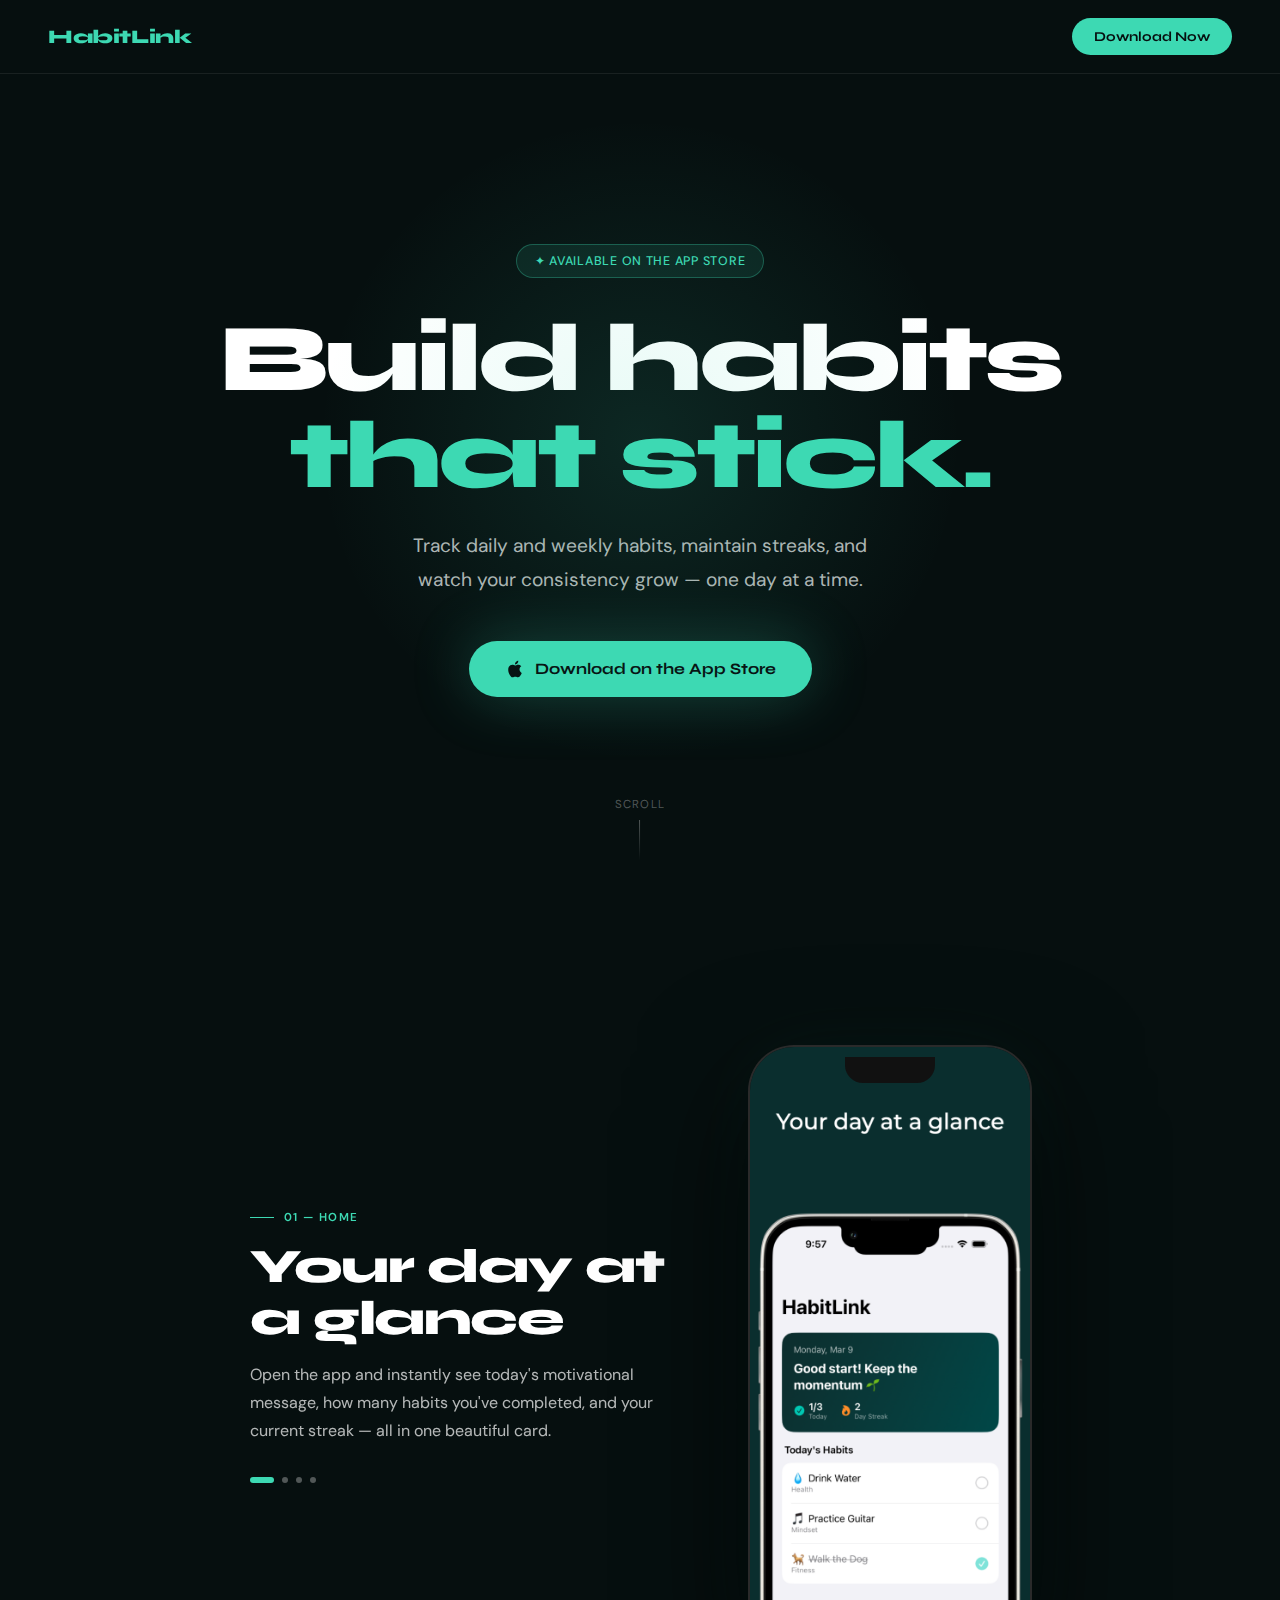
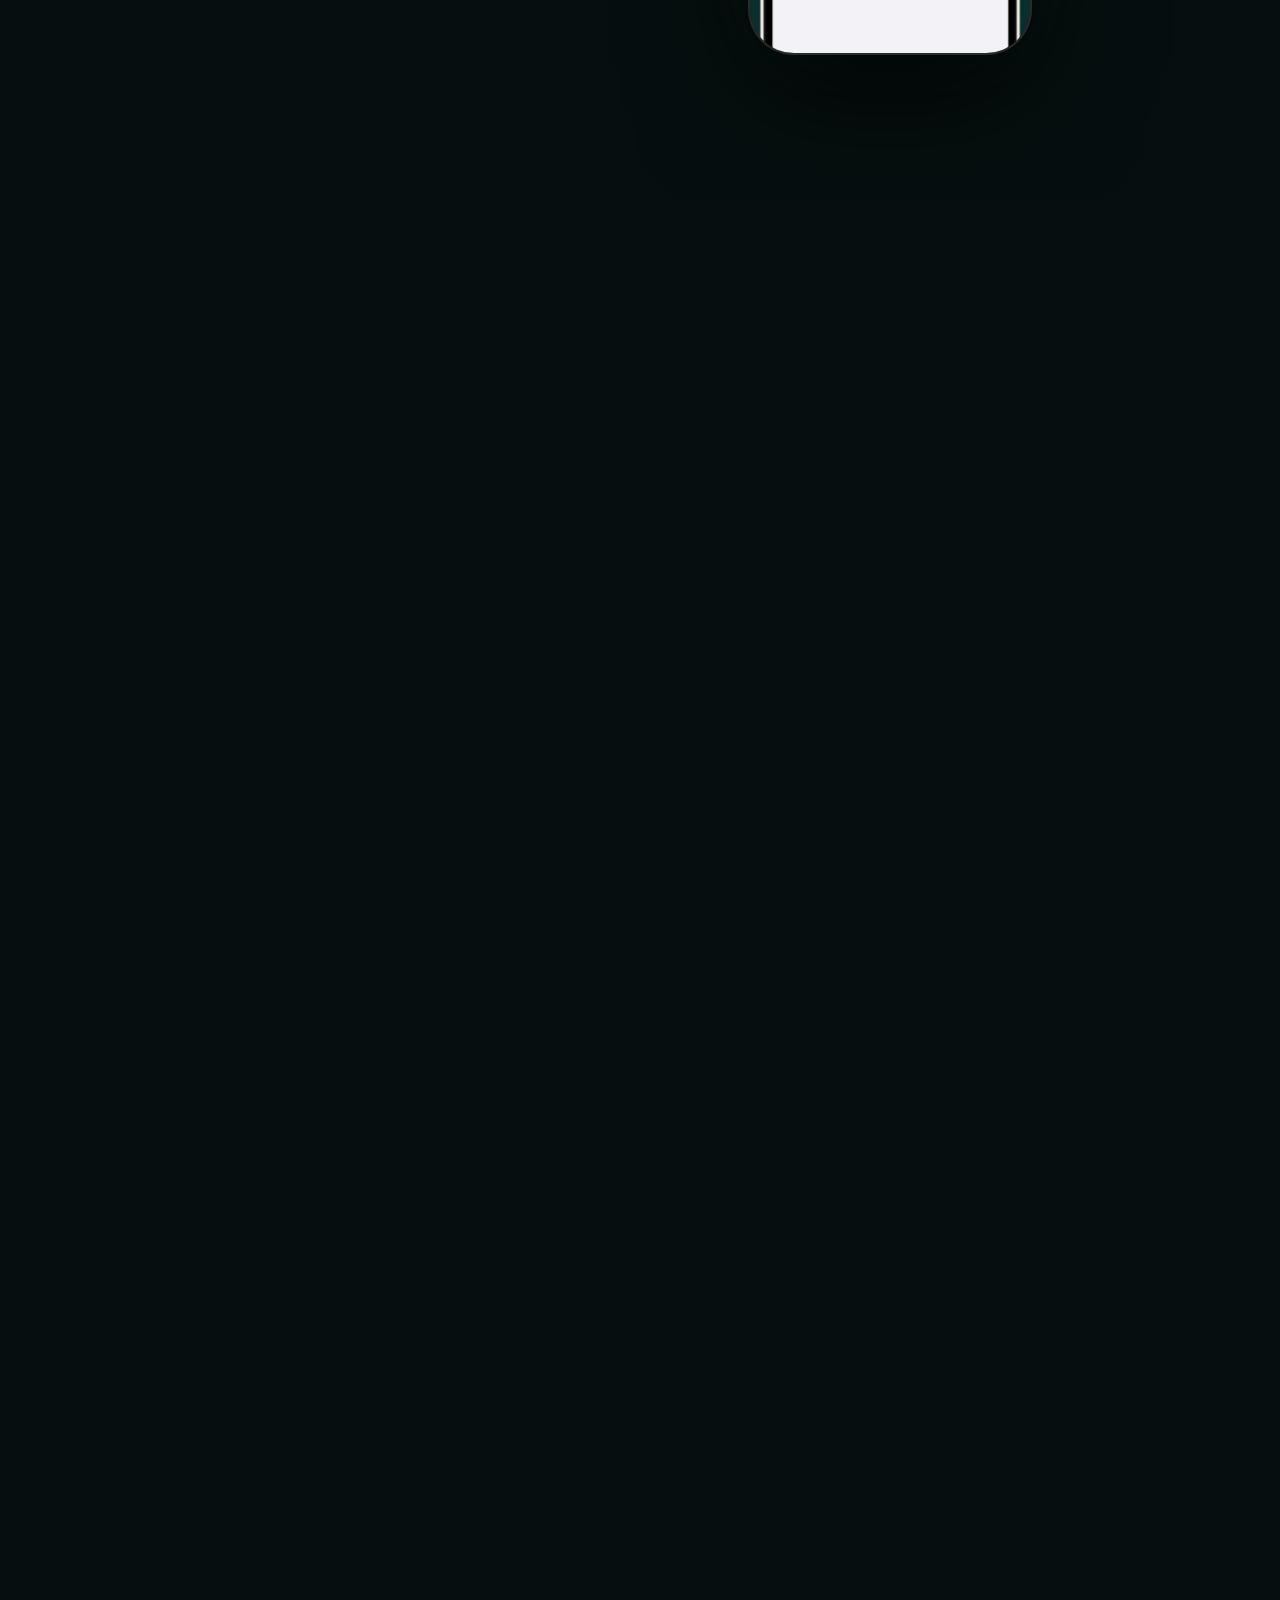
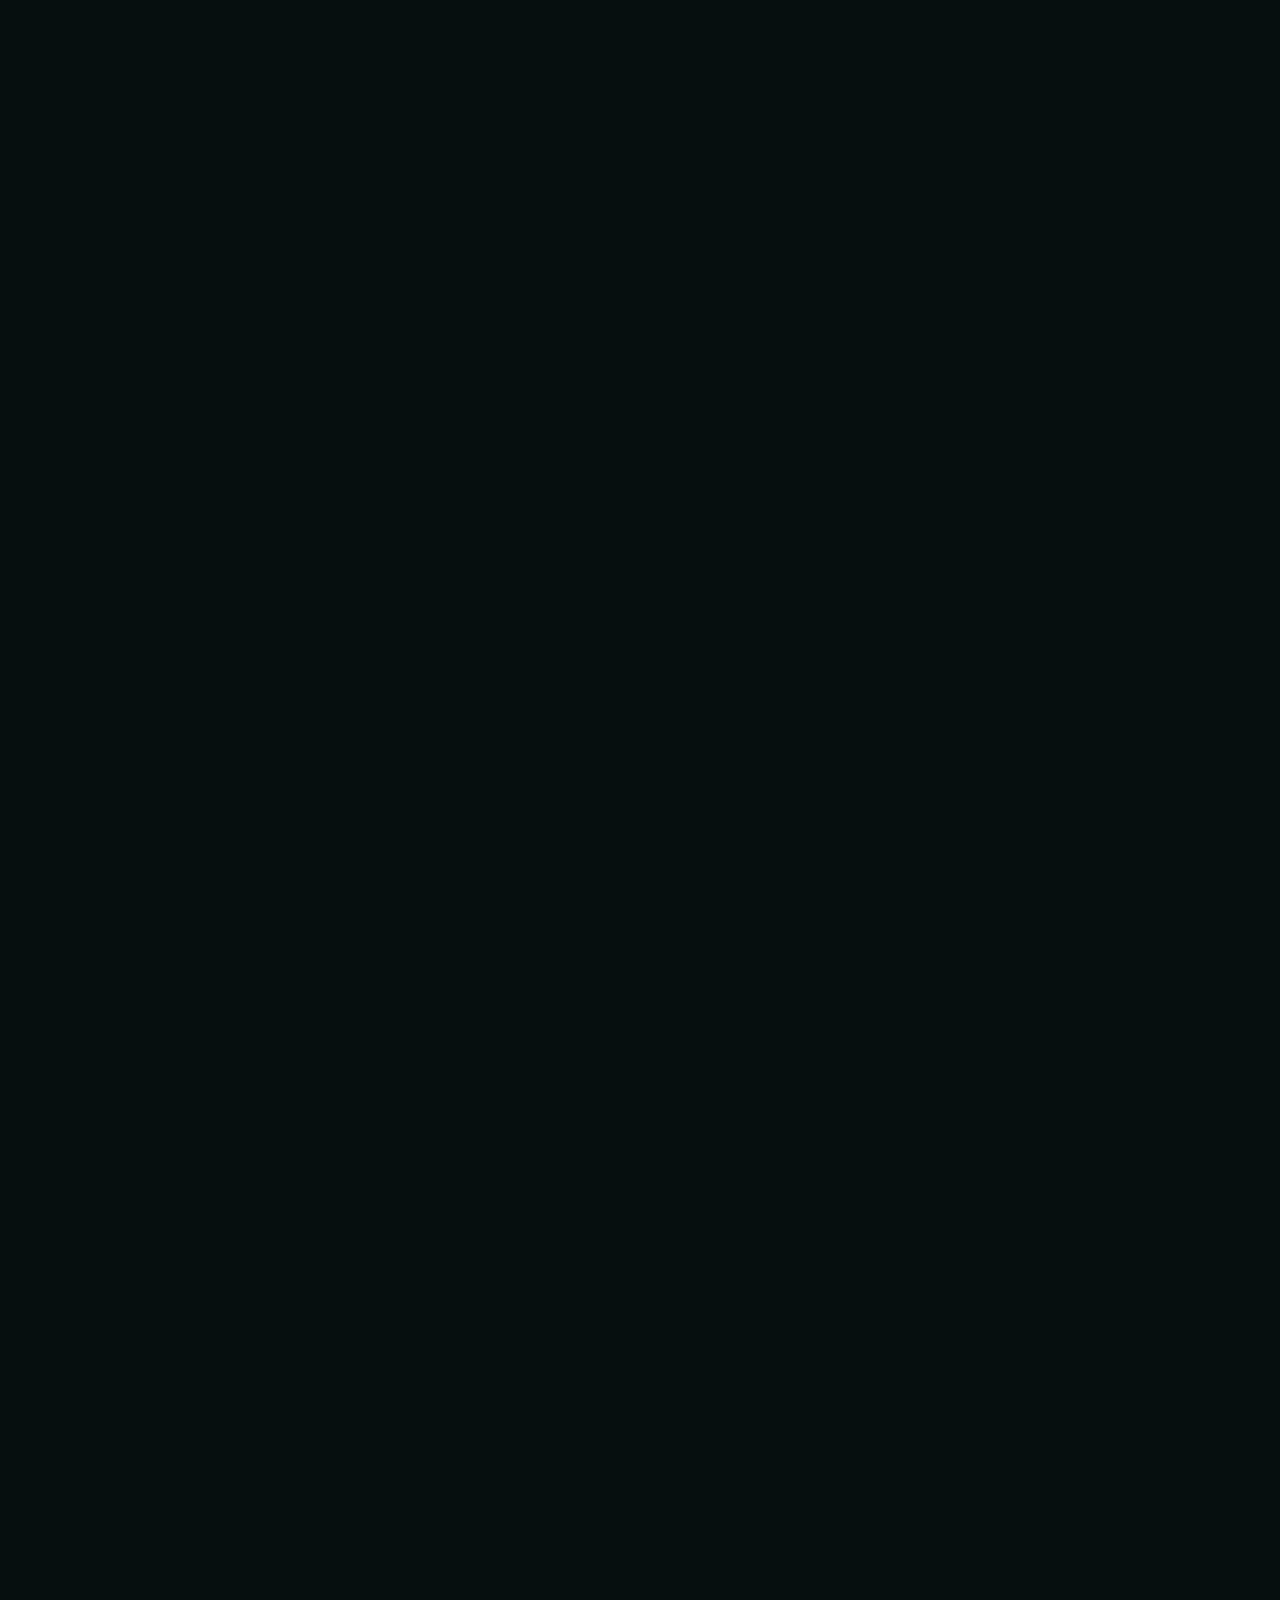
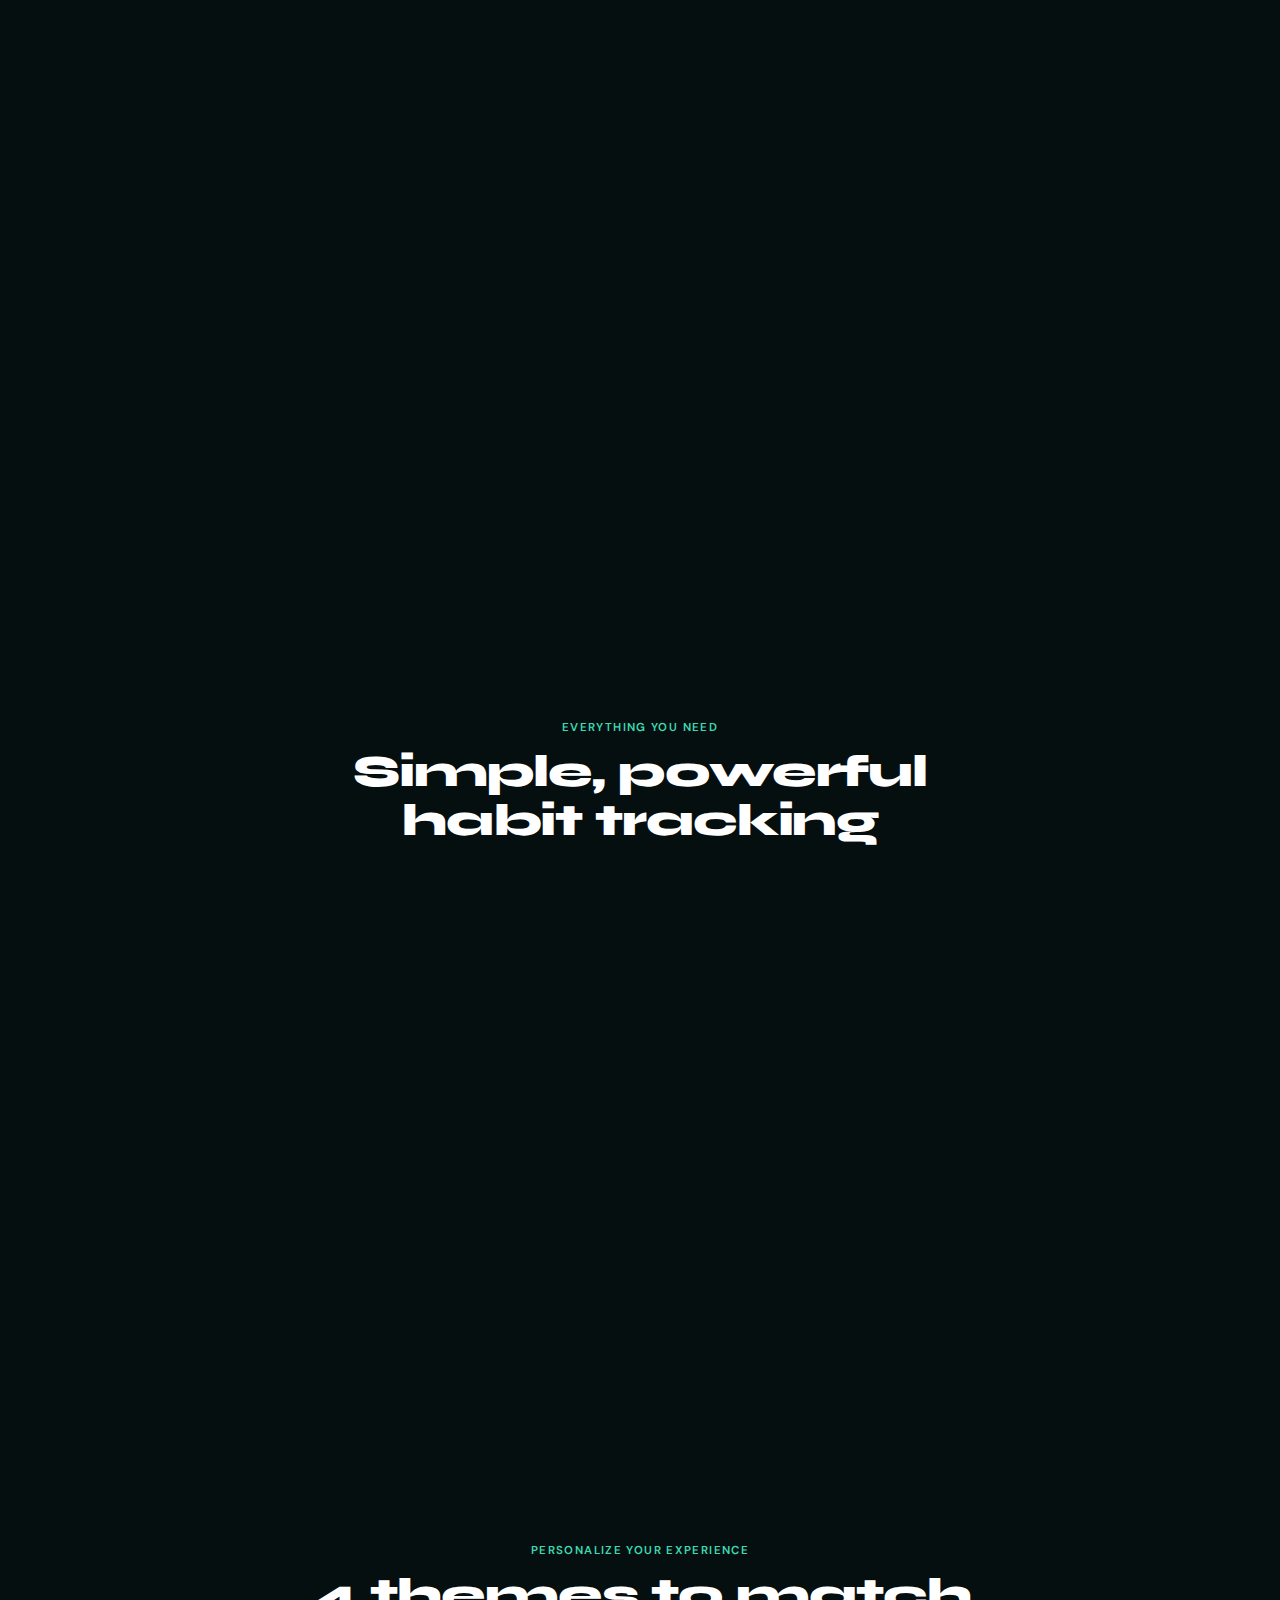
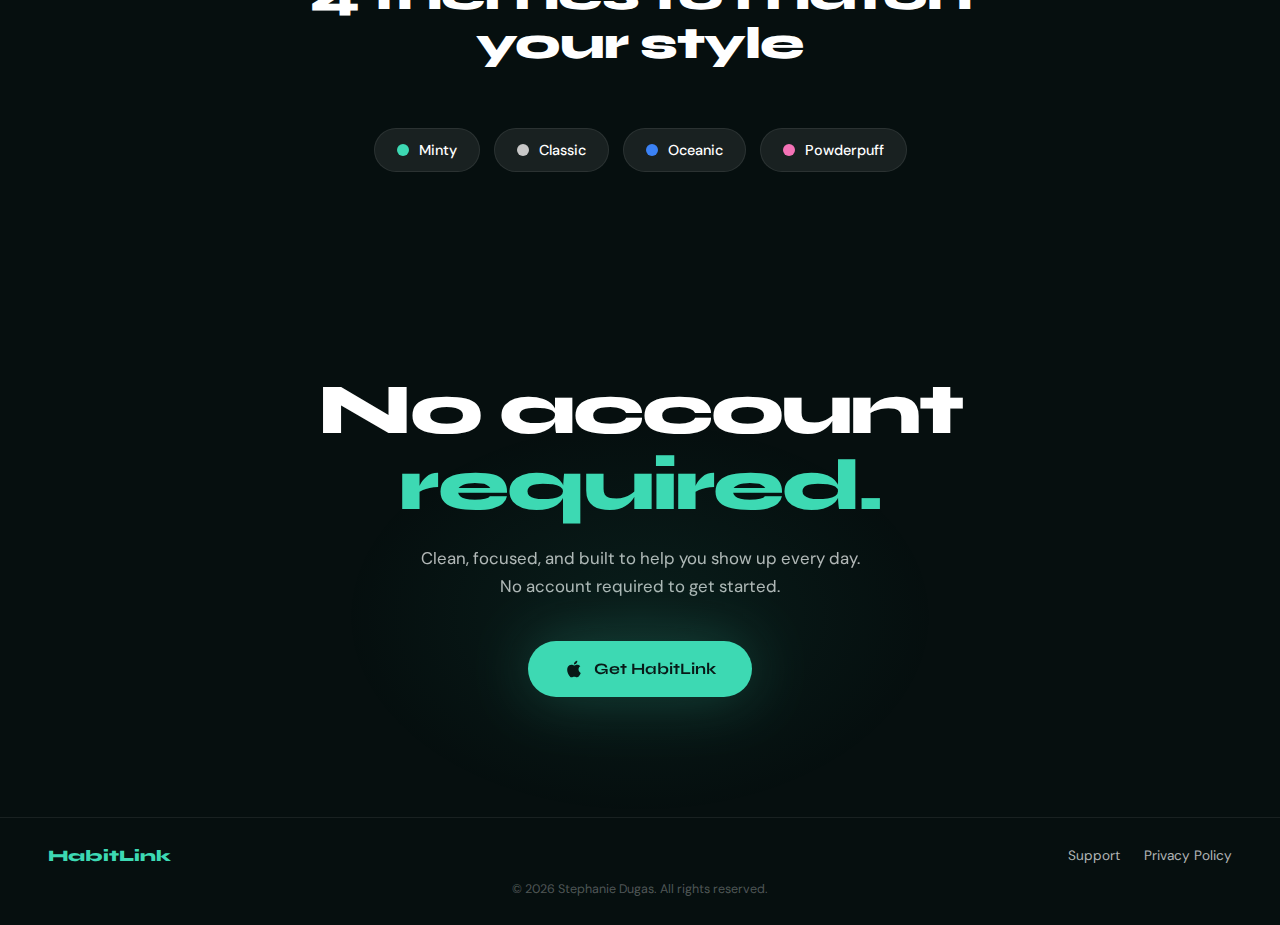
<file: index.html>
<!DOCTYPE html>
<html lang="en">
<head>
  <meta charset="UTF-8" />
  <meta name="viewport" content="width=device-width, initial-scale=1.0" />
  <title>HabitLink — Build Habits That Stick</title>
  <meta name="description" content="HabitLink is an iOS habit tracker with streaks, progress rings, heatmaps, and a beautiful home screen widget." />
  <link rel="preconnect" href="https://fonts.googleapis.com" />
  <link rel="preconnect" href="https://fonts.gstatic.com" crossorigin />
  <link href="https://fonts.googleapis.com/css2?family=Syne:wght@400;600;700;800&family=DM+Sans:wght@300;400;500&display=swap" rel="stylesheet" />
  <style>
    *, *::before, *::after { box-sizing: border-box; margin: 0; padding: 0; }

    :root {
      --teal-mid: #0d3d3d;
      --mint: #3dd9b3;
      --white: #ffffff;
      --white-70: rgba(255,255,255,0.7);
      --white-30: rgba(255,255,255,0.3);
      --white-10: rgba(255,255,255,0.08);
      --black: #060f0f;
    }

    html { scroll-behavior: smooth; }

    body {
      font-family: 'DM Sans', sans-serif;
      background: var(--black);
      color: var(--white);
      overflow-x: hidden;
    }

    nav {
      position: fixed;
      top: 0; left: 0; right: 0;
      z-index: 200;
      display: flex;
      align-items: center;
      justify-content: space-between;
      padding: 18px 48px;
      background: rgba(6,15,15,0.8);
      backdrop-filter: blur(24px);
      -webkit-backdrop-filter: blur(24px);
      border-bottom: 1px solid var(--white-10);
    }

    .nav-logo {
      font-family: 'Syne', sans-serif;
      font-weight: 800;
      font-size: 1.2rem;
      color: var(--mint);
      letter-spacing: -0.02em;
    }

    .nav-cta {
      display: inline-flex;
      align-items: center;
      gap: 8px;
      background: var(--mint);
      color: var(--black);
      font-family: 'Syne', sans-serif;
      font-weight: 700;
      font-size: 0.85rem;
      padding: 10px 22px;
      border-radius: 100px;
      text-decoration: none;
      transition: all 0.2s;
    }
    .nav-cta:hover { background: #5aebc8; transform: translateY(-1px); }

    .hero {
      min-height: 100vh;
      display: flex;
      flex-direction: column;
      align-items: center;
      justify-content: center;
      text-align: center;
      padding: 140px 24px 100px;
      position: relative;
      overflow: hidden;
    }

    .hero-glow {
      position: absolute;
      top: 10%; left: 50%;
      transform: translateX(-50%);
      width: 700px; height: 700px;
      background: radial-gradient(circle, rgba(61,217,179,0.12) 0%, transparent 65%);
      pointer-events: none;
    }

    .hero-badge {
      display: inline-flex;
      align-items: center;
      gap: 8px;
      background: rgba(61,217,179,0.1);
      border: 1px solid rgba(61,217,179,0.3);
      border-radius: 100px;
      padding: 8px 18px;
      font-size: 0.78rem;
      font-weight: 500;
      color: var(--mint);
      margin-bottom: 32px;
      letter-spacing: 0.06em;
      text-transform: uppercase;
      animation: fadeDown 0.8s ease both;
    }

    .hero h1 {
      font-family: 'Syne', sans-serif;
      font-weight: 800;
      font-size: clamp(3rem, 8vw, 6rem);
      line-height: 1.02;
      letter-spacing: -0.04em;
      margin-bottom: 24px;
      animation: fadeDown 0.8s ease 0.1s both;
    }

    .hero h1 em { font-style: normal; color: var(--mint); }

    .hero-sub {
      font-size: clamp(1rem, 2vw, 1.2rem);
      color: var(--white-70);
      max-width: 480px;
      line-height: 1.75;
      margin-bottom: 44px;
      animation: fadeDown 0.8s ease 0.2s both;
    }

    .hero-cta { animation: fadeDown 0.8s ease 0.3s both; }

    .btn-primary {
      display: inline-flex;
      align-items: center;
      gap: 10px;
      background: var(--mint);
      color: var(--black);
      font-family: 'Syne', sans-serif;
      font-weight: 700;
      font-size: 1rem;
      padding: 18px 36px;
      border-radius: 100px;
      text-decoration: none;
      transition: all 0.25s;
      box-shadow: 0 0 60px rgba(61,217,179,0.25);
    }
    .btn-primary:hover {
      background: #5aebc8;
      transform: translateY(-3px);
      box-shadow: 0 0 80px rgba(61,217,179,0.4);
    }

    .scroll-hint {
      position: absolute;
      bottom: 40px; left: 50%;
      transform: translateX(-50%);
      display: flex;
      flex-direction: column;
      align-items: center;
      gap: 8px;
      color: var(--white-30);
      font-size: 0.72rem;
      letter-spacing: 0.1em;
      text-transform: uppercase;
      animation: fadeDown 1s ease 0.8s both;
    }

    .scroll-hint-line {
      width: 1px; height: 40px;
      background: linear-gradient(to bottom, var(--white-30), transparent);
      animation: scrollPulse 2s ease-in-out infinite;
    }

    .showcase { position: relative; }

    .showcase-sticky-wrapper {
      position: sticky;
      top: 0;
      height: 100vh;
      display: flex;
      align-items: center;
      justify-content: center;
      overflow: hidden;
      pointer-events: none;
    }

    .showcase-inner {
      display: flex;
      align-items: center;
      justify-content: center;
      gap: 80px;
      width: 100%;
      max-width: 1100px;
      padding: 0 48px;
    }

    .showcase-text {
      flex: 1;
      max-width: 420px;
      pointer-events: auto;
      position: relative;
      min-height: 280px;
    }

    .showcase-step {
      position: absolute;
      top: 0; left: 0;
      width: 100%;
      opacity: 0;
      transform: translateY(24px);
      transition: opacity 0.5s ease, transform 0.5s ease;
      pointer-events: none;
    }

    .showcase-step.active {
      opacity: 1;
      transform: translateY(0);
      pointer-events: auto;
      position: relative;
    }

    .step-number {
      font-size: 0.72rem;
      text-transform: uppercase;
      letter-spacing: 0.12em;
      color: var(--mint);
      font-weight: 600;
      margin-bottom: 16px;
      display: flex;
      align-items: center;
      gap: 10px;
    }

    .step-number::before {
      content: '';
      display: inline-block;
      width: 24px; height: 1px;
      background: var(--mint);
    }

    .showcase-step h2 {
      font-family: 'Syne', sans-serif;
      font-weight: 800;
      font-size: clamp(2rem, 4vw, 3rem);
      line-height: 1.08;
      letter-spacing: -0.03em;
      margin-bottom: 16px;
    }

    .showcase-step p {
      font-size: 1rem;
      color: var(--white-70);
      line-height: 1.75;
    }

    .step-dots {
      display: flex;
      gap: 8px;
      margin-top: 32px;
    }

    .step-dot {
      width: 6px; height: 6px;
      border-radius: 50%;
      background: var(--white-30);
      transition: all 0.3s ease;
    }

    .step-dot.active {
      background: var(--mint);
      width: 24px;
      border-radius: 3px;
    }

    .phone-wrapper { flex: 0 0 auto; width: 280px; }

    .phone-frame {
      position: relative;
      width: 280px;
      border-radius: 44px;
      background: #111;
      box-shadow:
        0 0 0 2px #2a2a2a,
        0 40px 120px rgba(0,0,0,0.8),
        0 0 80px rgba(61,217,179,0.06);
      overflow: hidden;
      aspect-ratio: 9/19.5;
    }

    .phone-screen {
      position: absolute;
      inset: 0;
      opacity: 0;
      transition: opacity 0.6s ease;
    }

    .phone-screen.active { opacity: 1; }

    .phone-screen img {
      width: 100%; height: 100%;
      object-fit: cover;
      object-position: top;
    }

    .phone-notch {
      position: absolute;
      top: 10px; left: 50%;
      transform: translateX(-50%);
      width: 90px; height: 26px;
      background: #111;
      border-radius: 0 0 18px 18px;
      z-index: 10;
    }

    .scroll-sections { position: relative; z-index: 1; }
    .scroll-section { height: 100vh; }

    .features {
      padding: 120px 24px;
      max-width: 1000px;
      margin: 0 auto;
    }

    .section-eyebrow {
      font-size: 0.72rem;
      text-transform: uppercase;
      letter-spacing: 0.12em;
      color: var(--mint);
      font-weight: 600;
      margin-bottom: 12px;
      text-align: center;
    }

    .section-title {
      font-family: 'Syne', sans-serif;
      font-weight: 800;
      font-size: clamp(1.8rem, 4vw, 2.8rem);
      text-align: center;
      margin-bottom: 60px;
      letter-spacing: -0.025em;
      line-height: 1.1;
    }

    .features-grid {
      display: grid;
      grid-template-columns: repeat(auto-fit, minmax(280px, 1fr));
      gap: 16px;
    }

    .feature-card {
      background: var(--teal-mid);
      border: 1px solid var(--white-10);
      border-radius: 20px;
      padding: 28px;
      opacity: 0;
      transform: translateY(30px);
      transition: border-color 0.25s, box-shadow 0.25s, transform 0.25s;
    }

    .feature-card.visible {
      opacity: 1;
      transform: translateY(0);
      transition: opacity 0.5s ease, transform 0.5s ease, border-color 0.25s, box-shadow 0.25s;
    }

    .feature-card:nth-child(2).visible { transition-delay: 0.07s; }
    .feature-card:nth-child(3).visible { transition-delay: 0.14s; }
    .feature-card:nth-child(4).visible { transition-delay: 0.21s; }
    .feature-card:nth-child(5).visible { transition-delay: 0.28s; }
    .feature-card:nth-child(6).visible { transition-delay: 0.35s; }

    .feature-card:hover {
      transform: translateY(-4px);
      border-color: rgba(61,217,179,0.25);
      box-shadow: 0 20px 60px rgba(0,0,0,0.3);
    }

    .feature-icon { font-size: 2rem; margin-bottom: 14px; display: block; }

    .feature-card h3 {
      font-family: 'Syne', sans-serif;
      font-weight: 700;
      font-size: 1rem;
      margin-bottom: 8px;
    }

    .feature-card p {
      font-size: 0.88rem;
      color: var(--white-70);
      line-height: 1.65;
    }

    .themes-section {
      padding: 80px 24px;
      text-align: center;
    }

    .themes-grid {
      display: flex;
      gap: 14px;
      justify-content: center;
      flex-wrap: wrap;
      margin-top: 40px;
    }

    .theme-pill {
      display: flex;
      align-items: center;
      gap: 10px;
      background: var(--white-10);
      border: 1px solid var(--white-10);
      border-radius: 100px;
      padding: 12px 22px;
      font-size: 0.9rem;
      font-weight: 500;
      transition: border-color 0.2s, transform 0.2s;
    }
    .theme-pill:hover { border-color: var(--white-30); transform: translateY(-2px); }
    .theme-dot { width: 12px; height: 12px; border-radius: 50%; }

    .cta-section {
      padding: 120px 24px;
      text-align: center;
      position: relative;
    }

    .cta-section::before {
      content: '';
      position: absolute;
      bottom: 0; left: 50%;
      transform: translateX(-50%);
      width: 600px; height: 400px;
      background: radial-gradient(ellipse, rgba(61,217,179,0.07) 0%, transparent 70%);
      pointer-events: none;
    }

    .cta-section h2 {
      font-family: 'Syne', sans-serif;
      font-weight: 800;
      font-size: clamp(2.5rem, 6vw, 4.5rem);
      letter-spacing: -0.04em;
      line-height: 1.05;
      margin-bottom: 20px;
    }

    .cta-section h2 em { font-style: normal; color: var(--mint); }

    .cta-section p {
      color: var(--white-70);
      font-size: 1.05rem;
      line-height: 1.7;
      margin-bottom: 40px;
      max-width: 440px;
      margin-left: auto;
      margin-right: auto;
    }

    footer {
      border-top: 1px solid var(--white-10);
      padding: 28px 48px;
      display: flex;
      align-items: center;
      justify-content: space-between;
      flex-wrap: wrap;
      gap: 16px;
    }

    .footer-logo {
      font-family: 'Syne', sans-serif;
      font-weight: 800;
      color: var(--mint);
      font-size: 1rem;
    }

    .footer-links { display: flex; gap: 24px; }

    .footer-links a {
      color: var(--white-70);
      text-decoration: none;
      font-size: 0.85rem;
      transition: color 0.2s;
    }
    .footer-links a:hover { color: var(--white); }

    .footer-copy {
      color: var(--white-30);
      font-size: 0.78rem;
      width: 100%;
      text-align: center;
    }

    @keyframes fadeDown {
      from { opacity: 0; transform: translateY(-16px); }
      to   { opacity: 1; transform: translateY(0); }
    }

    @keyframes scrollPulse {
      0%, 100% { opacity: 0.4; }
      50%       { opacity: 1; }
    }

    @media (max-width: 768px) {
      nav { padding: 16px 20px; }
      .showcase-sticky-wrapper { display: none; }
      .scroll-sections { display: none; }
      .mobile-screenshots { display: flex !important; }
      footer { flex-direction: column; align-items: center; text-align: center; padding: 24px; }
      .footer-links { justify-content: center; }
    }

    .mobile-screenshots {
      display: none;
      flex-direction: column;
      gap: 56px;
      padding: 60px 24px;
    }

    .mobile-shot {
      display: flex;
      flex-direction: column;
      align-items: center;
      gap: 20px;
      text-align: center;
    }

    .mobile-shot img {
      width: 200px;
      border-radius: 28px;
      box-shadow: 0 24px 60px rgba(0,0,0,0.6);
    }

    .mobile-shot h2 {
      font-family: 'Syne', sans-serif;
      font-weight: 700;
      font-size: 1.4rem;
      letter-spacing: -0.02em;
    }

    .mobile-shot p {
      color: var(--white-70);
      font-size: 0.9rem;
      line-height: 1.7;
      max-width: 300px;
    }
  </style>
</head>
<body>

  <nav>
    <div class="nav-logo">HabitLink</div>
    <a href="https://apps.apple.com/us/app/habitlink/id6746264129" class="nav-cta" target="_blank">Download Now</a>
  </nav>

  <section class="hero">
    <div class="hero-glow"></div>
    <div class="hero-badge">✦ Available on the App Store</div>
    <h1>Build habits<br/><em>that stick.</em></h1>
    <p class="hero-sub">Track daily and weekly habits, maintain streaks, and watch your consistency grow — one day at a time.</p>
    <div class="hero-cta">
      <a href="https://apps.apple.com/us/app/habitlink/id6746264129" class="btn-primary" target="_blank">
        <svg width="20" height="20" viewBox="0 0 24 24" fill="currentColor"><path d="M18.71 19.5c-.83 1.24-1.71 2.45-3.05 2.47-1.34.03-1.77-.79-3.29-.79-1.53 0-2 .77-3.27.82-1.31.05-2.3-1.32-3.14-2.53C4.25 17 2.94 12.45 4.7 9.39c.87-1.52 2.43-2.48 4.12-2.51 1.28-.02 2.5.87 3.29.87.78 0 2.26-1.07 3.8-.91.65.03 2.47.26 3.64 1.98-.09.06-2.17 1.28-2.15 3.81.03 3.02 2.65 4.03 2.68 4.04-.03.07-.42 1.44-1.38 2.83M13 3.5c.73-.83 1.94-1.46 2.94-1.5.13 1.17-.34 2.35-1.04 3.19-.69.85-1.83 1.51-2.95 1.42-.15-1.15.41-2.35 1.05-3.11z"/></svg>
        Download on the App Store
      </a>
    </div>
    <div class="scroll-hint">
      <span>Scroll</span>
      <div class="scroll-hint-line"></div>
    </div>
  </section>

  <div class="showcase">
    <div class="showcase-sticky-wrapper">
      <div class="showcase-inner">

        <div class="showcase-text">
          <div class="showcase-step active" data-step="0">
            <div class="step-number">01 — Home</div>
            <h2>Your day at a glance</h2>
            <p>Open the app and instantly see today's motivational message, how many habits you've completed, and your current streak — all in one beautiful card.</p>
            <div class="step-dots">
              <div class="step-dot active"></div>
              <div class="step-dot"></div>
              <div class="step-dot"></div>
              <div class="step-dot"></div>
            </div>
          </div>
          <div class="showcase-step" data-step="1">
            <div class="step-number">02 — Streaks</div>
            <h2>Watch your streaks grow</h2>
            <p>Circular progress rings show your weekly completion per habit. Track your current streak and best streak — and don't break the chain.</p>
            <div class="step-dots">
              <div class="step-dot"></div>
              <div class="step-dot active"></div>
              <div class="step-dot"></div>
              <div class="step-dot"></div>
            </div>
          </div>
          <div class="showcase-step" data-step="2">
            <div class="step-number">03 — Habits</div>
            <h2>Track every habit, every day</h2>
            <p>Add emoji icons, set daily or weekly frequency, organize by category, and check off habits with a satisfying tap. Swipe to edit anytime.</p>
            <div class="step-dots">
              <div class="step-dot"></div>
              <div class="step-dot"></div>
              <div class="step-dot active"></div>
              <div class="step-dot"></div>
            </div>
          </div>
          <div class="showcase-step" data-step="3">
            <div class="step-number">04 — Onboarding</div>
            <h2>Up and running in seconds</h2>
            <p>A clean, guided onboarding gets you set up immediately. Add your first habit, pick a theme, and start building — no account required.</p>
            <div class="step-dots">
              <div class="step-dot"></div>
              <div class="step-dot"></div>
              <div class="step-dot"></div>
              <div class="step-dot active"></div>
            </div>
          </div>
        </div>

        <div class="phone-wrapper">
          <div class="phone-frame">
            <div class="phone-notch"></div>
            <div class="phone-screen active" data-screen="0">
              <img src="screen-home.png" alt="Home screen" />
            </div>
            <div class="phone-screen" data-screen="1">
              <img src="screen-streaks.png" alt="Streaks screen" />
            </div>
            <div class="phone-screen" data-screen="2">
              <img src="screen-habits.png" alt="Habits screen" />
            </div>
            <div class="phone-screen" data-screen="3">
              <img src="screen-onboarding.png" alt="Onboarding screen" />
            </div>
          </div>
        </div>

      </div>
    </div>

    <div class="scroll-sections">
      <div class="scroll-section" data-section="0"></div>
      <div class="scroll-section" data-section="1"></div>
      <div class="scroll-section" data-section="2"></div>
      <div class="scroll-section" data-section="3"></div>
    </div>
  </div>

  <div class="mobile-screenshots">
    <div class="mobile-shot">
      <img src="screen-home.png" alt="Home" />
      <h2>Your day at a glance</h2>
      <p>See today's progress, streak, and all your habits in one beautiful dashboard.</p>
    </div>
    <div class="mobile-shot">
      <img src="screen-streaks.png" alt="Streaks" />
      <h2>Watch your streaks grow</h2>
      <p>Circular rings show weekly progress. Track current and longest streaks per habit.</p>
    </div>
    <div class="mobile-shot">
      <img src="screen-habits.png" alt="Habits" />
      <h2>Track every habit, every day</h2>
      <p>Add emojis, set frequency, organize by category, and check off with a tap.</p>
    </div>
    <div class="mobile-shot">
      <img src="screen-onboarding.png" alt="Onboarding" />
      <h2>Up and running in seconds</h2>
      <p>Clean onboarding gets you started immediately. No account required.</p>
    </div>
  </div>

  <section class="features">
    <p class="section-eyebrow">Everything you need</p>
    <h2 class="section-title">Simple, powerful<br/>habit tracking</h2>
    <div class="features-grid">
      <div class="feature-card">
        <span class="feature-icon">🔥</span>
        <h3>Streak Tracking</h3>
        <p>Current and longest streaks per habit. Circular progress rings show your weekly completion at a glance.</p>
      </div>
      <div class="feature-card">
        <span class="feature-icon">📅</span>
        <h3>4-Week Heatmap</h3>
        <p>See your full completion history across the last 4 weeks. Spot patterns and gaps instantly.</p>
      </div>
      <div class="feature-card">
        <span class="feature-icon">🏠</span>
        <h3>Home Screen Widget</h3>
        <p>Small and medium widget options show today's progress and your streak right from your home screen.</p>
      </div>
      <div class="feature-card">
        <span class="feature-icon">🔔</span>
        <h3>Daily Reminders</h3>
        <p>Set a custom reminder time and never miss a habit. Habits auto-reset each morning.</p>
      </div>
      <div class="feature-card">
        <span class="feature-icon">😀</span>
        <h3>Emoji Icons</h3>
        <p>Add an emoji to each habit to make your list personal and easy to scan at a glance.</p>
      </div>
      <div class="feature-card">
        <span class="feature-icon">🎨</span>
        <h3>4 Beautiful Themes</h3>
        <p>Choose from Minty, Classic, Oceanic, or Powderpuff. Your theme even syncs to your widget.</p>
      </div>
    </div>
  </section>

  <section class="themes-section">
    <p class="section-eyebrow">Personalize your experience</p>
    <h2 class="section-title">4 themes to match<br/>your style</h2>
    <div class="themes-grid">
      <div class="theme-pill"><div class="theme-dot" style="background:#3dd9b3"></div> Minty</div>
      <div class="theme-pill"><div class="theme-dot" style="background:#c8c8c8"></div> Classic</div>
      <div class="theme-pill"><div class="theme-dot" style="background:#3b82f6"></div> Oceanic</div>
      <div class="theme-pill"><div class="theme-dot" style="background:#f472b6"></div> Powderpuff</div>
    </div>
  </section>

  <section class="cta-section">
    <h2>No account<br/><em>required.</em></h2>
    <p>Clean, focused, and built to help you show up every day. No account required to get started.</p>
    <a href="https://apps.apple.com/us/app/habitlink/id6746264129" class="btn-primary" target="_blank">
      <svg width="20" height="20" viewBox="0 0 24 24" fill="currentColor"><path d="M18.71 19.5c-.83 1.24-1.71 2.45-3.05 2.47-1.34.03-1.77-.79-3.29-.79-1.53 0-2 .77-3.27.82-1.31.05-2.3-1.32-3.14-2.53C4.25 17 2.94 12.45 4.7 9.39c.87-1.52 2.43-2.48 4.12-2.51 1.28-.02 2.5.87 3.29.87.78 0 2.26-1.07 3.8-.91.65.03 2.47.26 3.64 1.98-.09.06-2.17 1.28-2.15 3.81.03 3.02 2.65 4.03 2.68 4.04-.03.07-.42 1.44-1.38 2.83M13 3.5c.73-.83 1.94-1.46 2.94-1.5.13 1.17-.34 2.35-1.04 3.19-.69.85-1.83 1.51-2.95 1.42-.15-1.15.41-2.35 1.05-3.11z"/></svg>
      Get HabitLink
    </a>
  </section>

  <footer>
    <div class="footer-logo">HabitLink</div>
    <div class="footer-links">
      <a href="mailto:support@usehabitlink.com">Support</a>
      <a href="privacy-policy.html">Privacy Policy</a>
    </div>
    <p class="footer-copy">© 2026 Stephanie Dugas. All rights reserved.</p>
  </footer>

  <script>
    const scrollSections = document.querySelectorAll('.scroll-section');
    const showcaseSteps = document.querySelectorAll('.showcase-step');
    const phoneScreens = document.querySelectorAll('.phone-screen');

    function getActiveStep() {
      const mid = window.scrollY + window.innerHeight * 0.5;
      let active = 0;
      scrollSections.forEach((s, i) => {
        if (mid >= s.offsetTop) active = i;
      });
      return active;
    }

    function updateShowcase() {
      const step = getActiveStep();
      showcaseSteps.forEach((el, i) => el.classList.toggle('active', i === step));
      phoneScreens.forEach((el, i) => el.classList.toggle('active', i === step));
    }

    window.addEventListener('scroll', updateShowcase, { passive: true });
    updateShowcase();

    const observer = new IntersectionObserver((entries) => {
      entries.forEach(e => { if (e.isIntersecting) e.target.classList.add('visible'); });
    }, { threshold: 0.15 });

    document.querySelectorAll('.feature-card').forEach(el => observer.observe(el));
  </script>

</body>
</html>
</file>
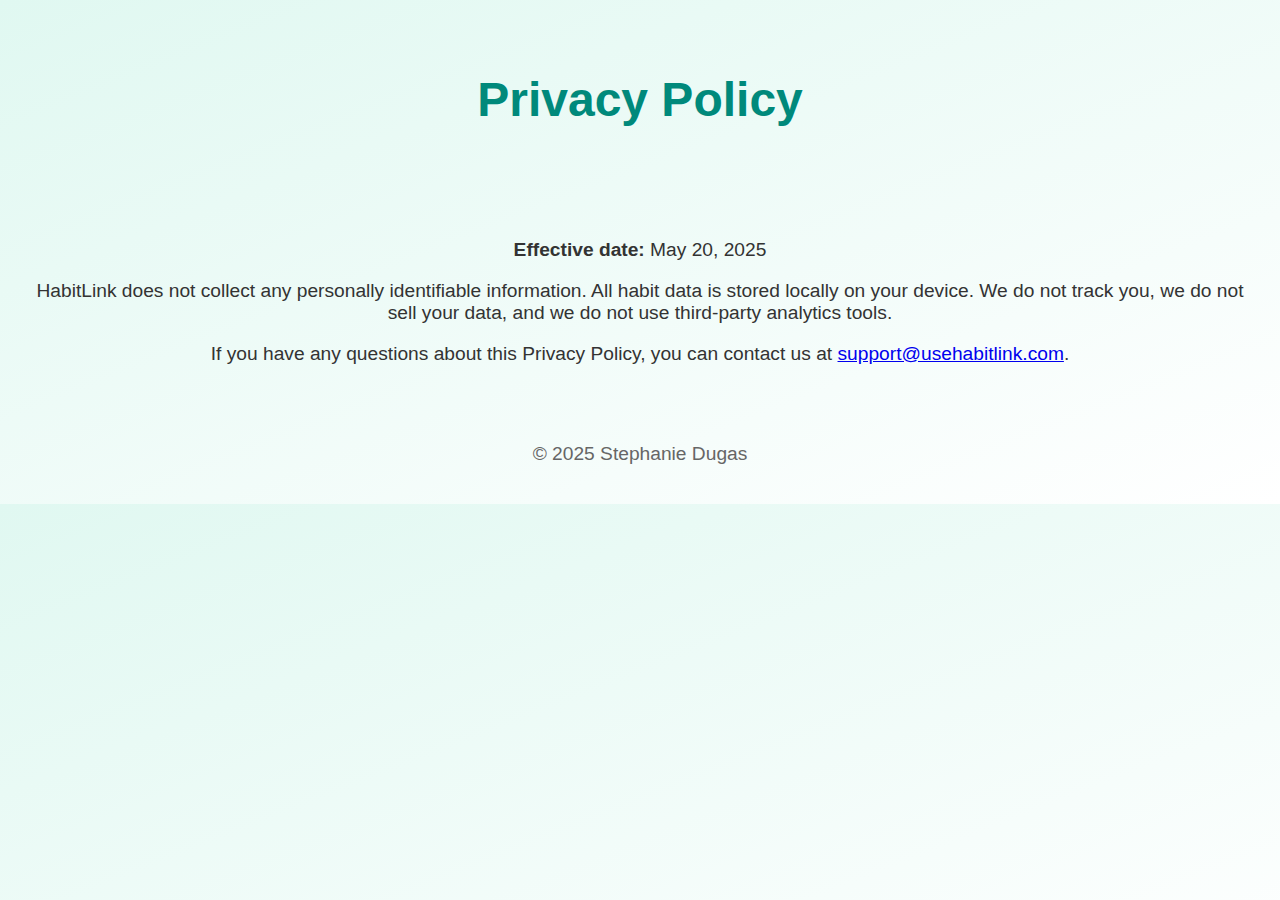
<file: privacy-policy.html>
<!DOCTYPE html>
<html lang="en">
<head>
    <meta charset="UTF-8" />
    <meta name="viewport" content="width=device-width, initial-scale=1.0"/>
    <title>Privacy Policy - HabitLink</title>
    <link rel="stylesheet" href="style.css" />
</head>
<body>
    <header>
        <h1>Privacy Policy</h1>
    </header>

    <section class="content" style="padding: 20px;">
        <p><strong>Effective date:</strong> May 20, 2025</p>
        <p>HabitLink does not collect any personally identifiable information. All habit data is stored locally on your device. We do not track you, we do not sell your data, and we do not use third-party analytics tools.</p>
        <p>If you have any questions about this Privacy Policy, you can contact us at <a href="mailto:support@usehabitlink.com">support@usehabitlink.com</a>.</p>
    </section>

    <footer>
        <p>&copy; 2025 Stephanie Dugas</p>
    </footer>
</body>
</html>
</file>
<file: style.css>
body {
    font-family: -apple-system, BlinkMacSystemFont, "Segoe UI", Roboto, Helvetica, Arial, sans-serif;
    margin: 0;
    padding: 0;
    background: linear-gradient(to bottom right, #e0f8f1, #ffffff);
    color: #333;
    text-align: center;
}

header {
    padding: 40px 20px;
}

h1 {
    font-size: 3rem;
    color: #00897b;
}

p {
    font-size: 1.2rem;
}

.button {
    display: inline-block;
    margin-top: 20px;
    padding: 12px 24px;
    background-color: #00bfa5;
    color: white;
    border-radius: 10px;
    text-decoration: none;
    font-weight: bold;
}

.screenshots {
    padding: 30px 10px;
}

.screenshots img {
    width: 200px;
    margin: 10px;
    border-radius: 10px;
    box-shadow: 0 2px 8px rgba(0,0,0,0.1);
}

.screenshots {
  display: flex;
  justify-content: center;
  gap: 20px;
  flex-wrap: wrap;
  margin: 40px 20px;
  text-align: center;
}

.screenshot-card {
  background: white;
  padding: 16px;
  border-radius: 12px;
  box-shadow: 0 4px 10px rgba(0,0,0,0.08);
  max-width: 300px;
  flex: 1;
}
.section-heading {
  width: 100%;
  text-align: center;
  font-size: 1.8rem;
  margin-bottom: 20px;
}

.screenshot-wrapper {
  display: flex;
  justify-content: center;
  gap: 20px;
  flex-wrap: wrap;
}

.screenshot-card h3 {
  font-size: 1.1rem;
  margin-top: 12px;
}

.screenshot-card p {
  font-size: 0.95rem;
  color: #444;
  margin-top: 4px;
}
.screenshot-card img {
  width: 100%;
  height: auto;
  border-radius: 8px;
  margin-top: 10px;
}

footer {
    padding: 20px;
    font-size: 0.9rem;
    color: #666;
}
</file>
